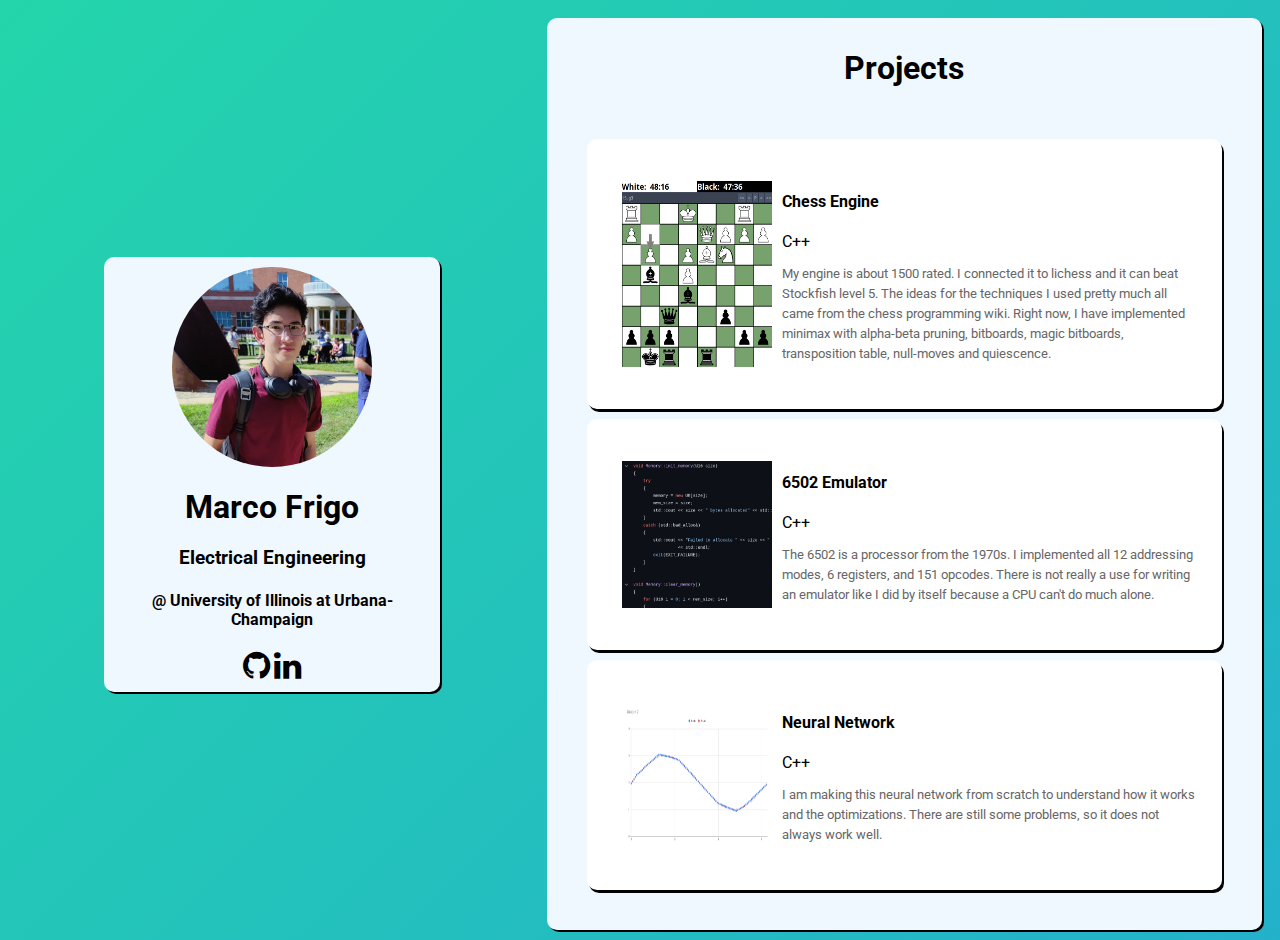
<file: index.html>
<!DOCTYPE html>

<head>
    <title>Home Page</title>
    <link rel="preconnect" href="https://fonts.googleapis.com">
    <link rel="preconnect" href="https://fonts.gstatic.com" crossorigin>
    <link href="https://fonts.googleapis.com/css2?family=Roboto&display=swap" rel="stylesheet">
    <link rel="stylesheet" type="text/css" href="styles.css" />
    <link rel="stylesheet" href="https://cdnjs.cloudflare.com/ajax/libs/font-awesome/4.7.0/css/font-awesome.min.css">
</head>

<body>
    <div class="content">
        <div class="profile">
            <img class="circular_image" src="images/profile.jpg" alt=""> 
            <h1>Marco Frigo</h1>
            <h3>Electrical Engineering</h3> <h4>@ University of Illinois at Urbana-Champaign</h4>
            <a href="https://github.com/marco-fr" target="blank" class="fa fa-2x fa-github"></a>
            <a href="https://www.linkedin.com/in/marco-f-543773204/" target="blank" class="fa fa-2x fa-linkedin"></a>
        </div>
        <div class="projects">
        <h1>Projects</h1>
        <div class="container">

            <a href="https://github.com/marco-fr/chess" style="text-decoration: none">
                <div class="item text-item">
                    <img class="project_image" src="images/chess.png" alt=""> 
                    <div>
                    <h4>Chess Engine</h4>
                    C++
                    <p>My engine is about 1500 rated. I connected it to lichess and it can beat Stockfish level 5.
                        The ideas for the techniques I used pretty much all came from the chess programming wiki.
                        Right now, I have implemented minimax with alpha-beta pruning, bitboards, magic bitboards, transposition
                        table, null-moves and quiescence.</p>
                    </div>
                </div>
            </a>
            <a href="https://github.com/marco-fr/6502-emulator" style="text-decoration: none">
                <div class="item text-item">
                    <img class="project_image" src="images/6502.png" alt=""> 
                    <div>
                    <h4>6502 Emulator</h4>
                    C++
                    <p>The 6502 is a processor from the 1970s. I implemented all 12 addressing modes, 6 registers, and 151 opcodes.
                        There is not really a use for writing an emulator like I did by itself because a CPU can't do much alone. 
                    </p>
                    </div>
                </div>
            </a>
            <a href="https://github.com/marco-fr/neural-net" style="text-decoration: none">
                <div class="item text-item">
                    <img class="project_image" src="images/neural.png" alt=""> 
                    <div>
                    <h4>Neural Network</h4>
                    C++
                    <p>I am making this neural network from scratch to understand how it works and the optimizations.
                        There are still some problems, so it does not always work well.
                    </p>
                    </div>
                </div>
            </a>
        </div>
        </div>
    </div>
</body>

</html>
</file>
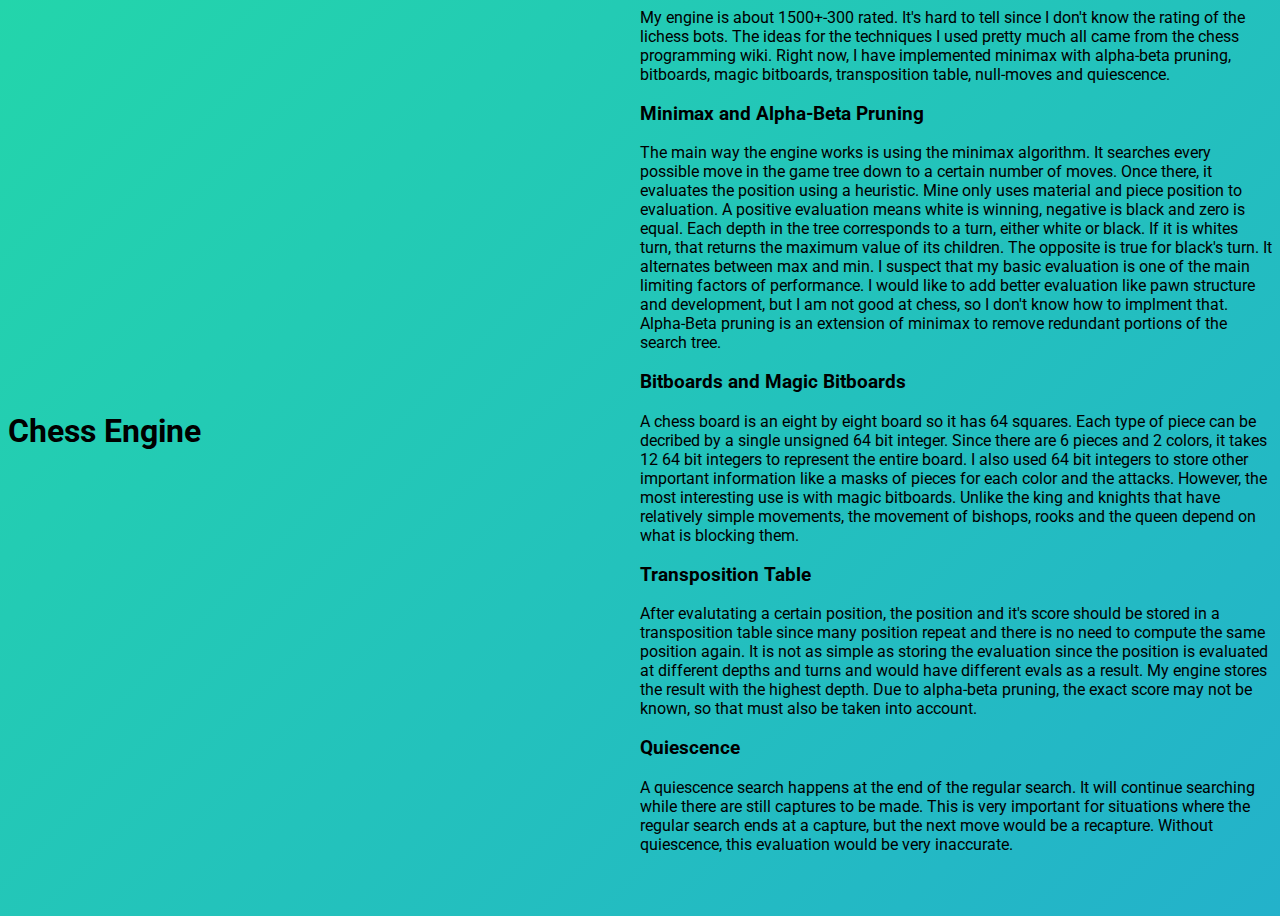
<file: projects/chess.html>
<!DOCTYPE html>

<head>
    <title>Chess Engine</title>
    <link rel="preconnect" href="https://fonts.googleapis.com">
    <link rel="preconnect" href="https://fonts.gstatic.com" crossorigin>
    <link href="https://fonts.googleapis.com/css2?family=Roboto&display=swap" rel="stylesheet">
    <link rel="stylesheet" type="text/css" href="../styles.css" />
</head>

<body>
    <div class="content">
        <h1 class="project-title">Chess Engine</h1>
        <div class="info">
            My engine is about 1500+-300 rated. It's hard to tell since I don't know the rating of the lichess bots.
            The ideas for the techniques I used pretty much all came from the chess programming wiki.
            Right now, I have implemented minimax with alpha-beta pruning, bitboards, magic bitboards, transposition
            table, null-moves and quiescence.
            <h3>Minimax and Alpha-Beta Pruning</h3>
            The main way the engine works is using the minimax algorithm. It searches every possible move in the game
            tree down to a certain number of moves. Once there, it evaluates the position using a heuristic. Mine only
            uses material and piece position to evaluation. A positive evaluation means white is winning, negative is 
            black and zero is equal. Each depth in the tree corresponds to a turn, either white or black. If it is whites turn, that 
            returns the maximum value of its children. The opposite is true for black's turn. It alternates between max and min. I suspect that my basic evaluation is one of the main limiting factors of performance.
            I would like to add better evaluation like pawn structure and development, but I am not good at chess, so
            I don't know how to implment that.

            Alpha-Beta pruning is an extension of minimax to remove redundant portions of the search tree.
            <h3>Bitboards and Magic Bitboards</h3>
            A chess board is an eight by eight board so it has 64 squares. Each type of piece can be decribed by
            a single unsigned 64 bit integer. Since there are 6 pieces and 2 colors, it takes 12 64 bit integers to
            represent the entire board. I also used 64 bit integers to store other important information like a masks of pieces
            for each color and the attacks.
            However, the most interesting use is with magic bitboards. Unlike the king and knights that have relatively simple
            movements, the movement of bishops, rooks and the queen depend on what is blocking them. 
            <h3>Transposition Table</h3>
            After evalutating a certain position, the position and it's score should be stored in a transposition table since
            many position repeat and there is no need to compute the same position again. It is not as simple as storing the evaluation since the position is evaluated at different depths and turns
            and would have different evals as a result. My engine stores the result with the highest depth. Due to alpha-beta pruning,
            the exact score may not be known, so that must also be taken into account.
            <h3>Quiescence</h3>
            A quiescence search happens at the end of the regular search. It will continue searching while there are still captures to be made.
            This is very important for situations where the regular search ends at a capture, but the next move would be a recapture. Without quiescence,
            this evaluation would be very inaccurate. 
        </div>
    </div>
</body>

</html>
</file>
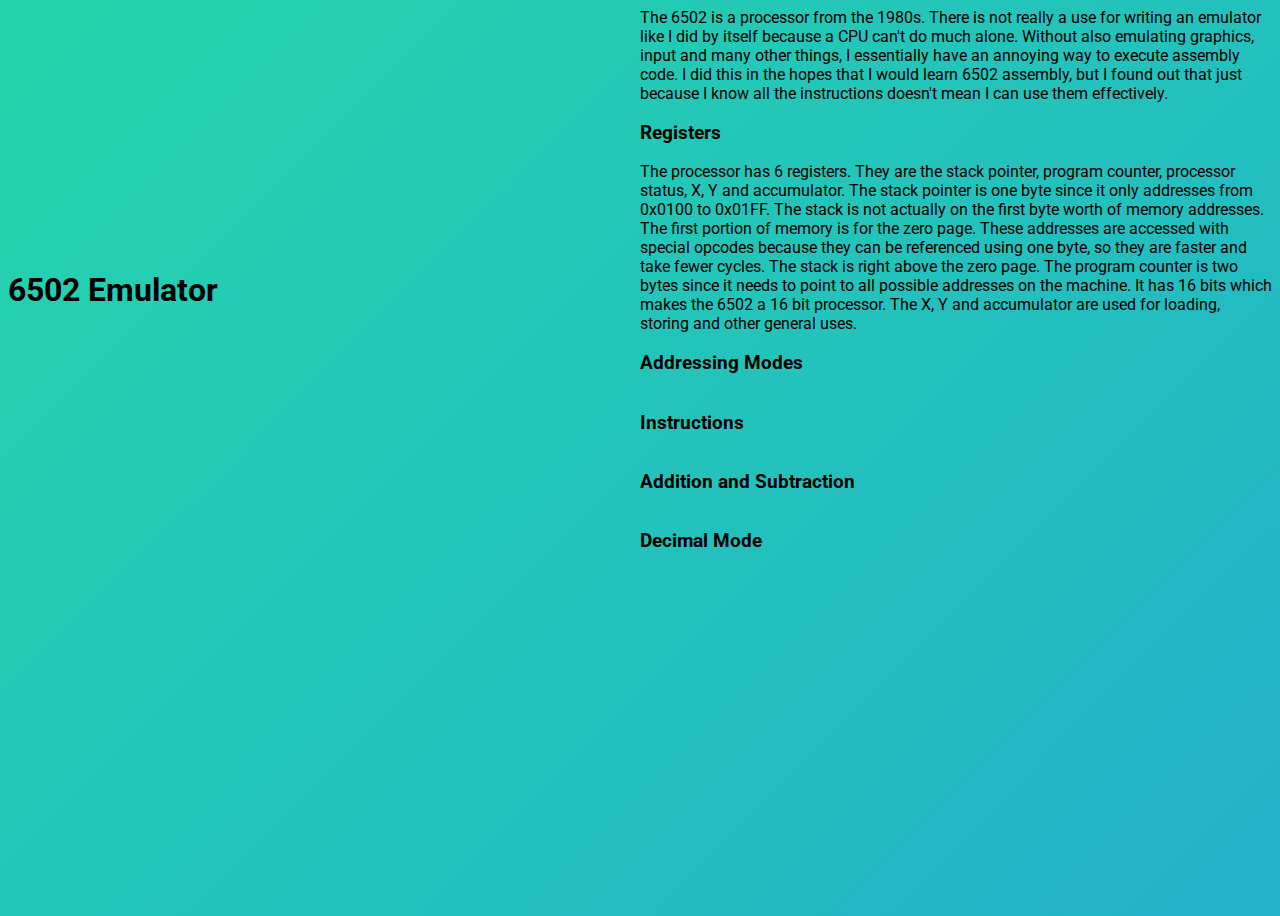
<file: projects/emulator.html>
<!DOCTYPE html>

<head>
    <title>Chess Engine</title>
    <link rel="preconnect" href="https://fonts.googleapis.com">
    <link rel="preconnect" href="https://fonts.gstatic.com" crossorigin>
    <link href="https://fonts.googleapis.com/css2?family=Roboto&display=swap" rel="stylesheet">
    <link rel="stylesheet" type="text/css" href="../styles.css" />
</head>

<body>
    <div class="content">
        <h1>6502 Emulator</h1>
        <div class="info">
            The 6502 is a processor from the 1980s. There is not really a use for writing an emulator
            like I did by itself because a CPU can't do much alone. Without also emulating graphics, input and
            many other things, I essentially have an annoying way to execute assembly code. I did this in the
            hopes that I would learn 6502 assembly, but I found out that just because I know all the instructions
            doesn't mean I can use them effectively.
            <h3>Registers</h3>
            The processor has 6 registers. They are the stack pointer, program counter, processor status, X, Y and accumulator.
            The stack pointer is one byte since it only addresses from 0x0100 to 0x01FF. The stack is not actually on the
            first byte worth of memory addresses. The first portion of memory is
            for the zero page. These addresses are accessed with special opcodes because they can be referenced using one byte,
            so they are faster and take fewer cycles. The stack is right above the zero page. The program counter is two bytes
            since it needs to point to all possible addresses on the machine. It has 16 bits which makes the 6502 a 16 bit processor.
            The X, Y and accumulator are used for loading, storing and other general uses. 
            <h3>Addressing Modes</h3>
            <h3>Instructions</h3>
            <h3>Addition and Subtraction</h3>
            <h3>Decimal Mode</h3>
        </div>
    </div>
</body>

</html>
</file>
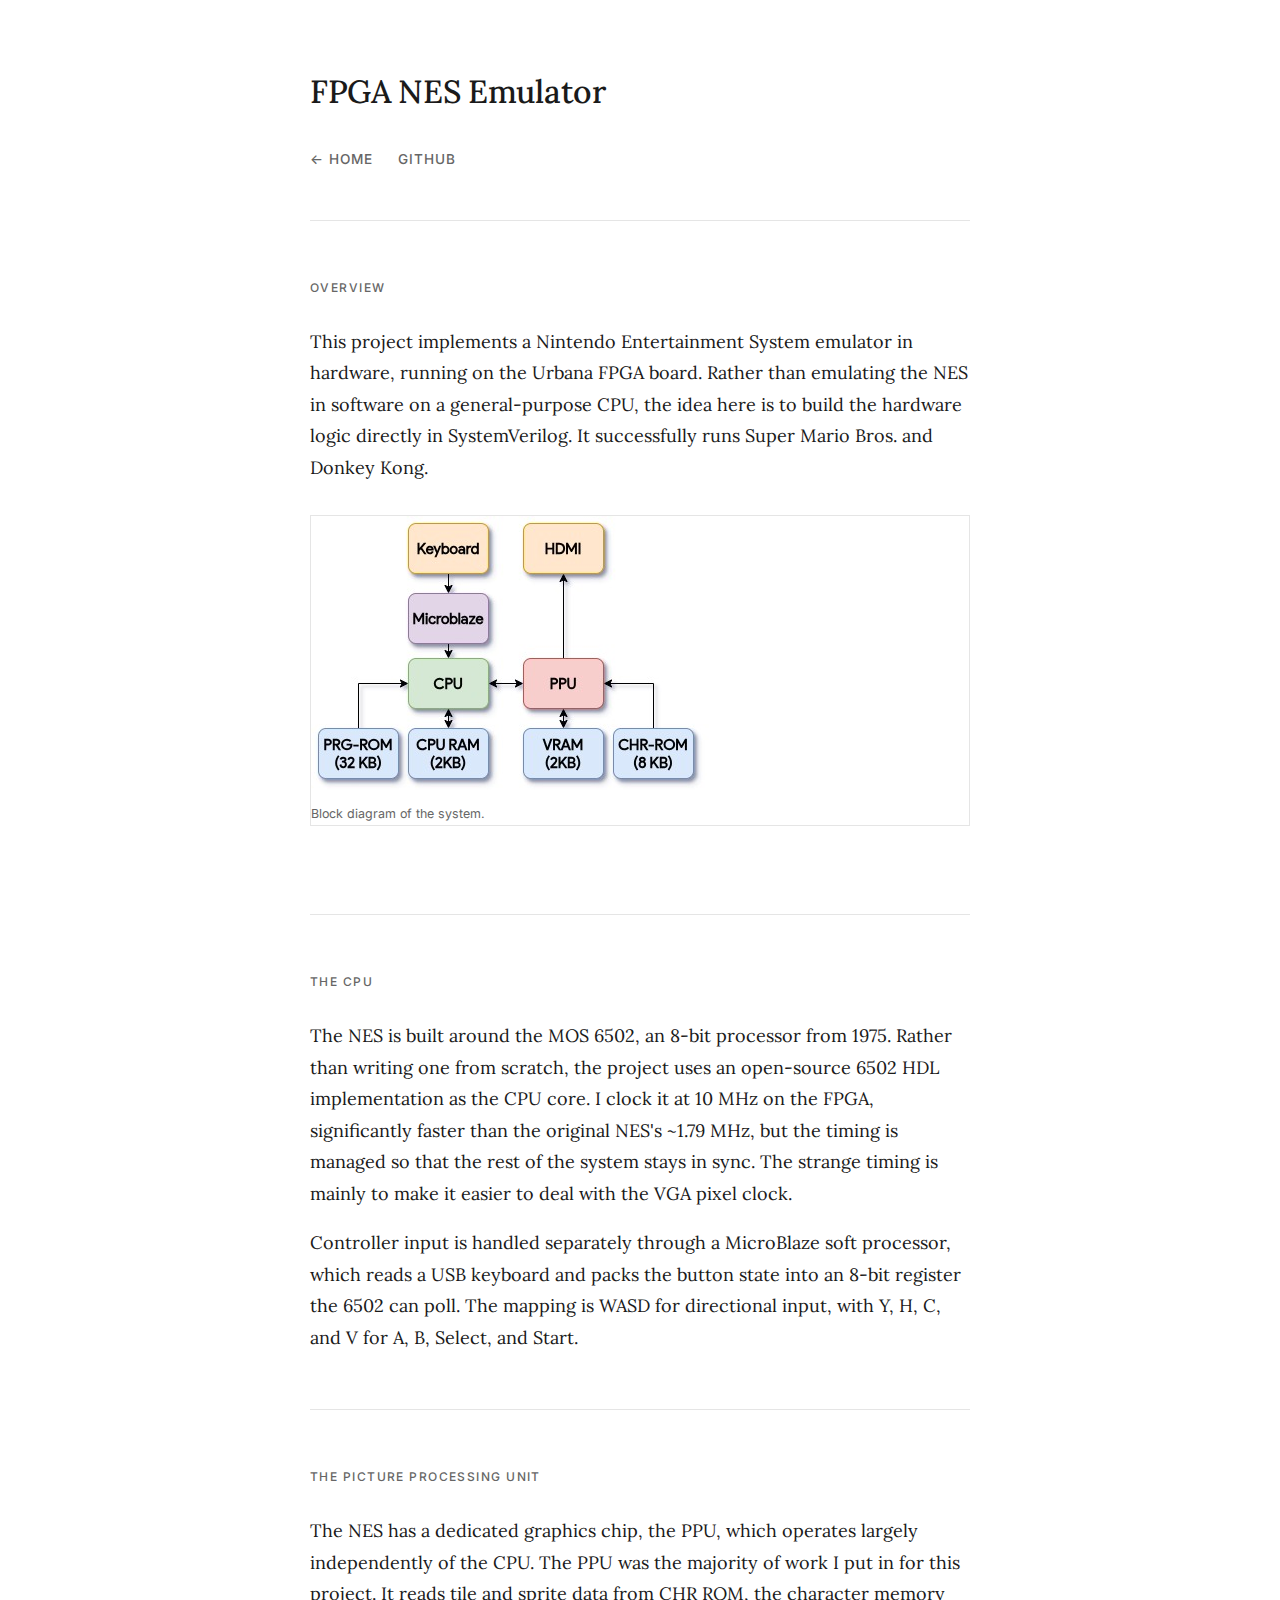
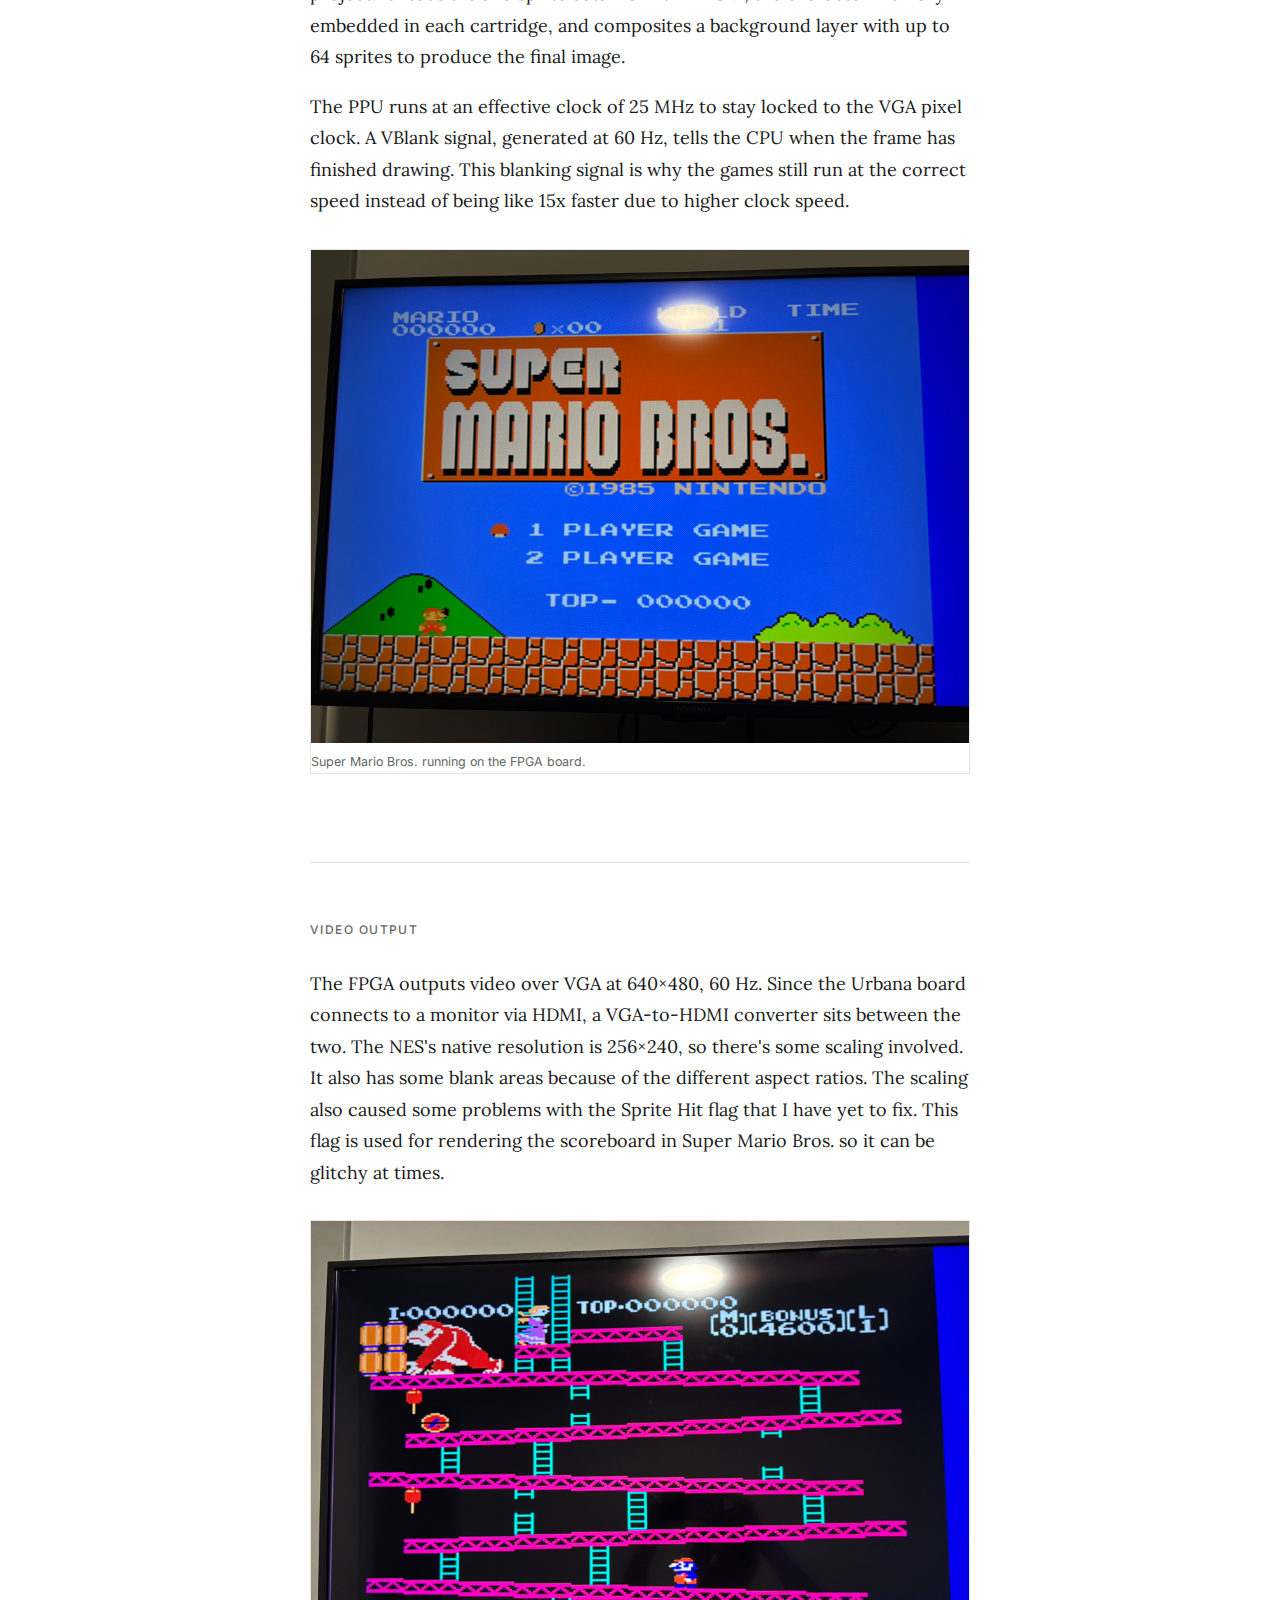
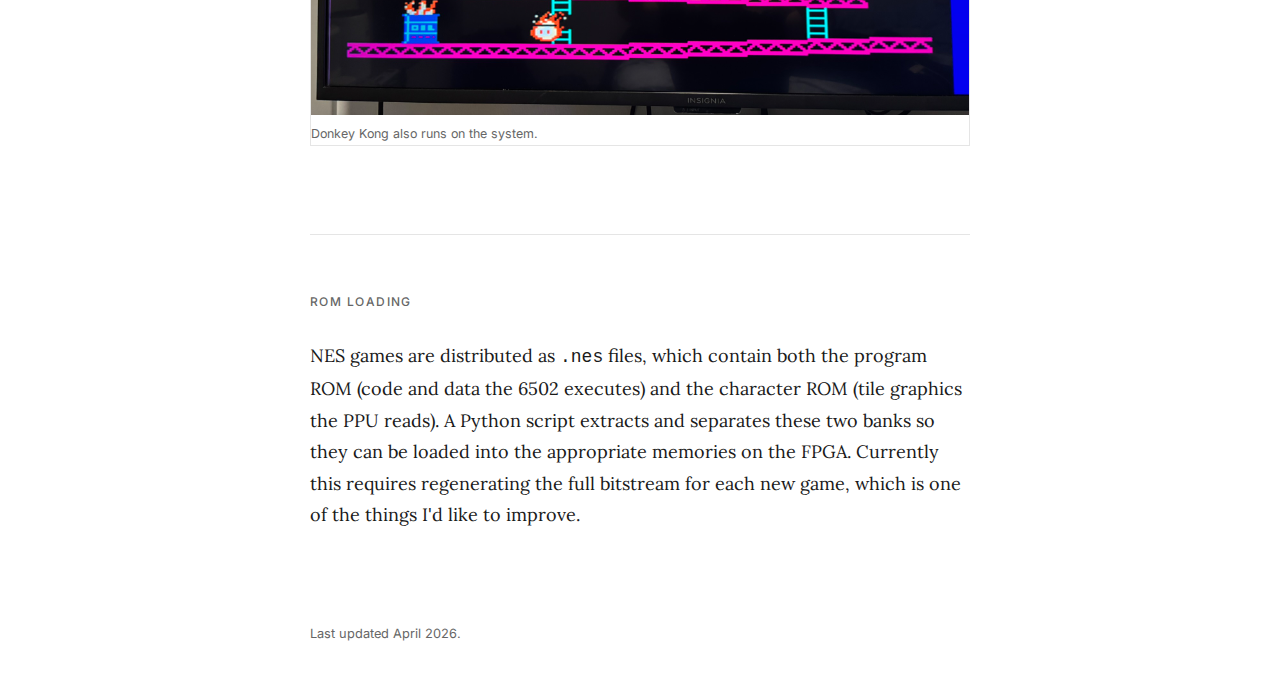
<file: projects/fpga-nes-emulator.html>
<!DOCTYPE html>
<html lang="en">
<head>
  <meta charset="UTF-8">
  <meta name="viewport" content="width=device-width, initial-scale=1.0">
  <title>FPGA NES Emulator — Marco Frigo</title>
  <link rel="preconnect" href="https://fonts.googleapis.com">
  <link rel="preconnect" href="https://fonts.gstatic.com" crossorigin>
  <link href="https://fonts.googleapis.com/css2?family=Lora:ital,wght@0,400;0,500;1,400&family=Inter:wght@400;500&display=swap" rel="stylesheet">
  <link rel="stylesheet" href="../style.css">
</head>
<body>
  <div class="container">

    <header>
      <h1>FPGA NES Emulator</h1>
      <nav>
        <a href="../index.html">← Home</a>
        <a href="https://github.com/marco-fr/fpga-nes-emulator">GitHub</a>
      </nav>
    </header>

    <section>
      <h2>Overview</h2>
      <p>
        This project implements a Nintendo Entertainment System emulator in hardware, running on the
        Urbana FPGA board. Rather than emulating the NES in software on a general-purpose CPU, the
        idea here is to build the hardware logic directly in SystemVerilog. It successfully runs Super Mario Bros. and
        Donkey Kong.
      </p>

      <figure class="post-image">
        <img src="images/block-diagram.jpg" alt="System block diagram">
        <figcaption>Block diagram of the system.</figcaption>
      </figure>
    </section>

    <section>
      <h2>The CPU</h2>
      <p>
        The NES is built around the MOS 6502, an 8-bit processor from 1975. Rather than writing one
        from scratch, the project uses an open-source 6502 HDL implementation as the CPU core. I clock it at 10 MHz on the FPGA, 
        significantly faster than the original NES's ~1.79 MHz, but
        the timing is managed so that the rest of the system stays in sync. The strange timing is mainly to make it easier to deal 
        with the VGA pixel clock.
      </p>
      <p>
        Controller input is handled separately through a MicroBlaze soft processor, which reads a
        USB keyboard and packs the button state into an 8-bit register the 6502 can poll. The
        mapping is WASD for directional input, with Y, H, C, and V for A, B, Select, and Start.
      </p>
    </section>

    <section>
      <h2>The Picture Processing Unit</h2>
      <p>
        The NES has a dedicated graphics chip, the PPU, which operates largely independently of the
        CPU. The PPU was the majority of work I put in for this project.
        It reads tile and sprite data from CHR ROM, the character memory embedded in each
        cartridge, and composites a background layer with up to 64 sprites to produce the final
        image.
      </p>
      <p>
        The PPU runs at an effective clock of 25 MHz to stay locked to the VGA pixel clock. A
        VBlank signal, generated at 60 Hz, tells the CPU when the frame has finished drawing.
        This blanking signal is why the games still run at the correct speed instead of being like 15x faster
        due to higher clock speed.
      </p>

      <figure class="post-image">
        <img src="images/smb.JPEG" alt="Super Mario Bros. running on the FPGA">
        <figcaption>Super Mario Bros. running on the FPGA board.</figcaption>
      </figure>
    </section>

    <section>
      <h2>Video Output</h2>
      <p>
        The FPGA outputs video over VGA at 640×480, 60 Hz. Since the Urbana board connects to a
        monitor via HDMI, a VGA-to-HDMI converter sits between the two. The NES's native resolution
        is 256×240, so there's some scaling involved. It also has some blank areas because of the different
        aspect ratios. The scaling also caused some problems with the Sprite Hit flag that I have yet to fix.
        This flag is used for rendering the scoreboard in Super Mario Bros. so it can be glitchy at times.
      </p>

      <figure class="post-image">
        <img src="images/dk.JPEG" alt="Donkey Kong running on the FPGA">
        <figcaption>Donkey Kong also runs on the system.</figcaption>
      </figure>
    </section>

    <section>
      <h2>ROM Loading</h2>
      <p>
        NES games are distributed as <code>.nes</code> files, which contain both the program ROM
        (code and data the 6502 executes) and the character ROM (tile graphics the PPU reads). A
        Python script extracts and separates these two banks so they can be loaded into the
        appropriate memories on the FPGA. Currently this requires regenerating the full bitstream
        for each new game, which is one of the things I'd like to improve.
      </p>
    </section>

    <footer>
      Last updated April 2026.
    </footer>

  </div>
</body>
</html>
</file>
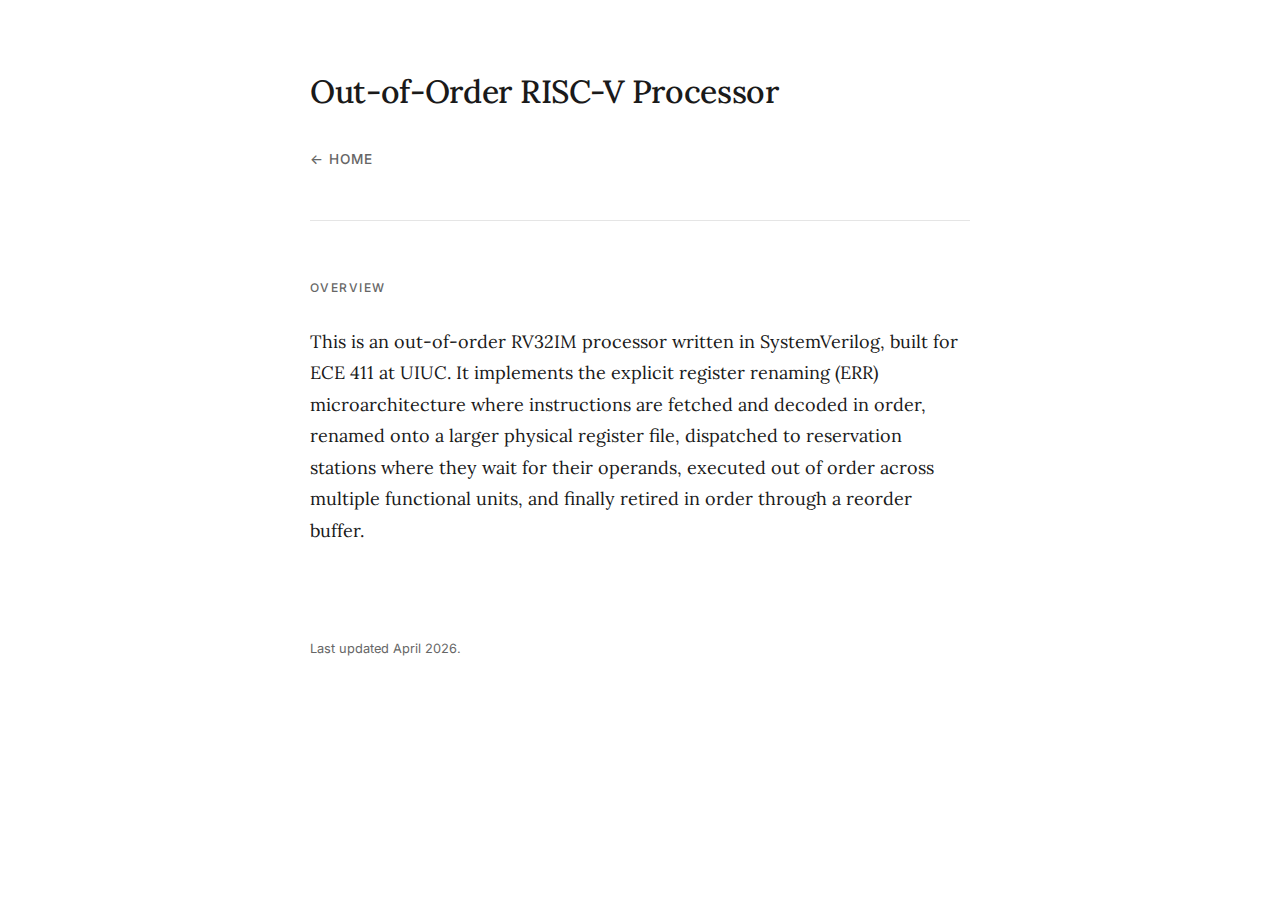
<file: projects/ooo-riscv.html>
<!DOCTYPE html>
<html lang="en">
<head>
  <meta charset="UTF-8">
  <meta name="viewport" content="width=device-width, initial-scale=1.0">
  <title>Out-of-Order RISC-V Processor — Marco Frigo</title>
  <link rel="preconnect" href="https://fonts.googleapis.com">
  <link rel="preconnect" href="https://fonts.gstatic.com" crossorigin>
  <link href="https://fonts.googleapis.com/css2?family=Lora:ital,wght@0,400;0,500;1,400&family=Inter:wght@400;500&display=swap" rel="stylesheet">
  <link rel="stylesheet" href="../style.css">
</head>
<body>
  <div class="container">

    <header>
      <h1>Out-of-Order RISC-V Processor</h1>
      <nav>
        <a href="../index.html">← Home</a>
      </nav>
    </header>

    <section>
      <h2>Overview</h2>
      <p>
        This is an out-of-order RV32IM processor written in SystemVerilog, built for ECE 411 at
        UIUC. It implements the explicit register renaming (ERR) microarchitecture where instructions are fetched
        and decoded in order, renamed onto a larger physical register file, dispatched to reservation
        stations where they wait for their operands, executed out of order across multiple functional
        units, and finally retired in order through a reorder buffer.
      </p>
    </section>

    <footer>
      Last updated April 2026.
    </footer>

  </div>
</body>
</html>
</file>
<file: styles.css>
body {
  background: linear-gradient(-45deg, #84b8c3, #e59a7c, #23a6d5, #23d5ab);
  background-size: 400% 400%;
  animation: gradient 15s ease infinite;
  height: 100vh;
  font-family: "Computer Modern Sans", sans-serif;
}

@keyframes gradient {
  0% {
    background-position: 0% 50%;
  }
  50% {
    background-position: 100% 50%;
  }
  100% {
    background-position: 0% 50%;
  }
}
  .content {
      display: flex;
      flex-direction: row;
      color: rgb(0, 0, 0);
      text-align: center;
      align-items: center;
      justify-content: space-between;
      font-family: 'Roboto', sans-serif;
  }

  .text-item {
      text-align: left;
  }

  .container {
      display: flex;
      flex-direction: column;
      align-items: center;
      width: auto;
      padding: 25px;
  }

  .item {
    display: flex;
    flex-direction: row;
      border-style: solid;
      border-color: black;
      border-width: 0px;
      box-shadow: black 2px 3px;
      border-radius: 10px;
      width: auto;
      background-color: #ffffff;
      min-width: 400px;
      min-height: 100px;
      padding: 32px 25px;
      margin: 5px;
      cursor: pointer;
      transition: background-color 300ms ease-out 100ms;
  }

  .item:hover{
    background-color: #00838d;
  }
  .item p {
    font-size: 13px;
    font-weight: 400;
    line-height: 20px;
    color: #666;
  }

  .item:hover p {
    transition: all 0.3s ease-out 100ms;
    color: rgba(255, 255, 255, 0.9);
  }

  .info {
    display: flex;
    flex-direction: column;
    text-align: left;
    width: 50%;
  }

  .project-title {
    text-align: left;
  }

  a:link, a:visited {
    color: black;
    text-decoration: none;
    display: inline-block;
  }

  .profile{
    display: block;
    align-content: center;
    flex-direction: column;
    text-align: center;
    width:25%;
    margin: auto;
    padding: 10px;
    border-radius: 10px;
    box-shadow: black 2px 2px;
    background-color: aliceblue;
  }
  .projects{
    display: flex;
    align-content: center;
    flex-direction: column;
    text-align: center;
    padding: 10px;
    width:55%;
    margin: 10px;
    border-radius: 10px;
    box-shadow: black 2px 2px;
    background-color: aliceblue;
  }
.project_image {
  width: auto;
  height:auto;
  padding: 10px;
  width: 150px;
}

  .circular_image {
    display: block;
    margin: 0 auto;
    width: 200px;
    height: 200px;
    border-radius: 50%;
    overflow: hidden;
    background-color: blue;
    /* commented for demo
    float: left;
    margin-left: 125px;
    margin-top: 20px;
    */
    
    /*for demo*/
  }
  .circular_image img{
    width:100%;
  }
</file>
<file: style.css>
*, *::before, *::after {
  box-sizing: border-box;
  margin: 0;
  padding: 0;
}

:root {
  --bg: #ffffff;
  --text: #1a1a1a;
  --muted: #666666;
  --link: #1a1a1a;
  --link-hover: #444;
  --border: #e5e5e5;
  --max-width: 660px;
}

html {
  scroll-behavior: smooth;
}

body {
  background: var(--bg);
  color: var(--text);
  font-family: 'Lora', Georgia, serif;
  font-size: 18px;
  line-height: 1.75;
  padding: 0 24px;
}

/* ── Layout ── */
.container {
  max-width: var(--max-width);
  margin: 0 auto;
}

/* ── Header ── */
header {
  padding: 64px 0 48px;
  border-bottom: 1px solid var(--border);
}

header h1 {
  font-size: 2rem;
  font-weight: 500;
  letter-spacing: -0.01em;
  margin-bottom: 6px;
}

header .tagline {
  color: var(--muted);
  font-style: italic;
  font-size: 1rem;
}

/* ── Nav ── */
nav {
  margin-top: 28px;
  display: flex;
  gap: 24px;
  flex-wrap: wrap;
}

nav a {
  font-family: 'Inter', system-ui, sans-serif;
  font-size: 0.85rem;
  font-weight: 500;
  text-transform: uppercase;
  letter-spacing: 0.08em;
  color: var(--muted);
  text-decoration: none;
}

nav a:hover {
  color: var(--text);
}

/* ── Sections ── */
section {
  padding: 56px 0;
  border-bottom: 1px solid var(--border);
}

section:last-of-type {
  border-bottom: none;
}

h2 {
  font-family: 'Inter', system-ui, sans-serif;
  font-size: 0.75rem;
  font-weight: 500;
  text-transform: uppercase;
  letter-spacing: 0.12em;
  color: var(--muted);
  margin-bottom: 28px;
}

p {
  margin-bottom: 1em;
}

p:last-child {
  margin-bottom: 0;
}

a {
  color: var(--link);
  text-decoration: underline;
  text-underline-offset: 3px;
}

a:hover {
  color: var(--link-hover);
}

/* ── Contact ── */
.contact-links {
  display: flex;
  flex-wrap: wrap;
  gap: 20px;
  margin-top: 20px;
}

.contact-links a {
  font-family: 'Inter', system-ui, sans-serif;
  font-size: 0.9rem;
  text-decoration: none;
  color: var(--muted);
  border-bottom: 1px solid var(--border);
  padding-bottom: 1px;
}

.contact-links a:hover {
  color: var(--text);
  border-color: var(--text);
}

/* ── Education ── */
.entry {
  margin-bottom: 32px;
}

.entry:last-child {
  margin-bottom: 0;
}

.entry-header {
  display: flex;
  justify-content: space-between;
  align-items: baseline;
  flex-wrap: wrap;
  gap: 8px;
  margin-bottom: 4px;
}

.entry-title {
  font-weight: 500;
  font-size: 1rem;
}

.entry-date {
  font-family: 'Inter', system-ui, sans-serif;
  font-size: 0.82rem;
  color: var(--muted);
  white-space: nowrap;
}

.entry-sub {
  font-style: italic;
  color: var(--muted);
  font-size: 0.95rem;
  margin-bottom: 6px;
}

.entry-desc {
  font-size: 0.95rem;
  color: #444;
  line-height: 1.65;
}

/* ── Research / Projects ── */
.paper {
  margin-bottom: 36px;
}

.paper:last-child {
  margin-bottom: 0;
}

.paper-title {
  font-weight: 500;
  font-size: 1rem;
  margin-bottom: 4px;
}

.paper-meta {
  font-family: 'Inter', system-ui, sans-serif;
  font-size: 0.82rem;
  color: var(--muted);
  margin-bottom: 8px;
}

.paper-desc {
  font-size: 0.95rem;
  color: #444;
  line-height: 1.65;
}

.paper-links {
  margin-top: 8px;
  display: flex;
  gap: 14px;
}

.paper-links a {
  font-family: 'Inter', system-ui, sans-serif;
  font-size: 0.8rem;
  text-decoration: none;
  color: var(--muted);
  border-bottom: 1px solid var(--border);
  padding-bottom: 1px;
}

.paper-links a:hover {
  color: var(--text);
  border-color: var(--text);
}

/* ── Author self-highlight ── */
.self {
  text-decoration: underline;
  text-underline-offset: 2px;
}

/* ── Blog / Project pages ── */
.post-image {
  margin: 32px 0;
  border: 1px solid var(--border);
  overflow: hidden;
}

.post-image img {
  display: block;
  max-width: 100%;
  height: auto;
}

.post-image figcaption {
  font-family: 'Inter', system-ui, sans-serif;
  font-size: 0.78rem;
  color: var(--muted);
  padding: 8px 0 0;
}

/* ── Footer ── */
footer {
  padding: 36px 0 56px;
  font-family: 'Inter', system-ui, sans-serif;
  font-size: 0.8rem;
  color: var(--muted);
}

@media (max-width: 480px) {
  body { font-size: 17px; }
  header { padding: 40px 0 32px; }
  header h1 { font-size: 1.6rem; }
  section { padding: 40px 0; }
}
</file>
